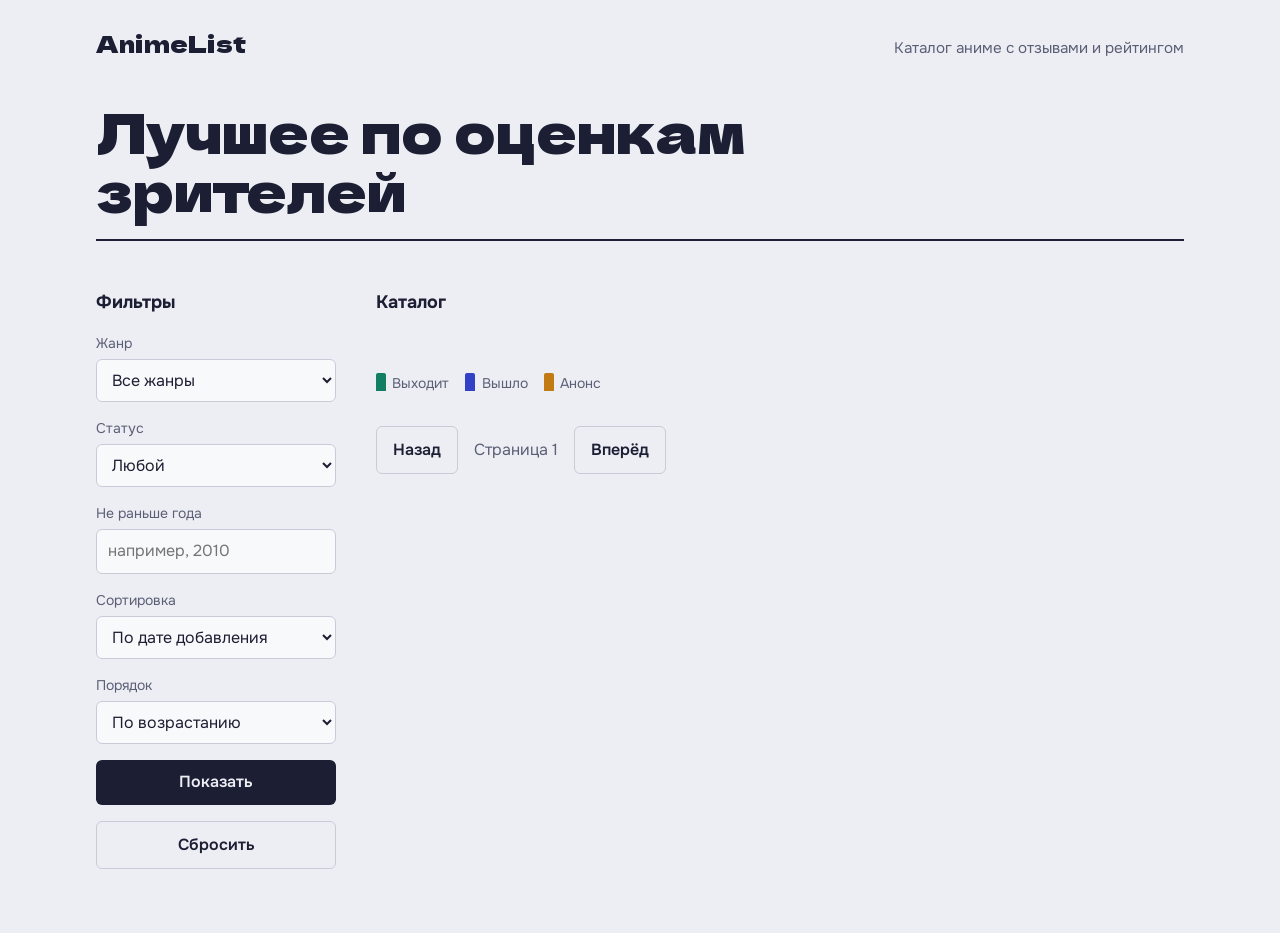
<file: frontend/index.html>
<!doctype html>
<html lang="ru">
<head>
  <meta charset="utf-8">
  <meta name="viewport" content="width=device-width, initial-scale=1">
  <title>AnimeList — каталог</title>
  <link rel="preconnect" href="https://fonts.googleapis.com">
  <link rel="preconnect" href="https://fonts.gstatic.com" crossorigin>
  <link href="https://fonts.googleapis.com/css2?family=Dela+Gothic+One&family=Onest:wght@400;600;700&display=swap" rel="stylesheet">
  <link rel="stylesheet" href="styles.css">
</head>
<body>
  <header class="site-header">
    <a class="logo" href="index.html">AnimeList</a>
    <p>Каталог аниме с отзывами и рейтингом</p>
  </header>

  <!-- Топ: заполняется из GET /anime/top -->
  <section class="top" aria-labelledby="top-title">
    <h1 id="top-title">Лучшее по оценкам зрителей</h1>
    <ol class="top-list" id="top-list"></ol>
  </section>

  <main class="catalog">
    <!-- Фильтры: значения уходят в query-параметры GET /anime -->
    <form class="filters" id="filters">
      <h2>Фильтры</h2>

      <div class="field">
        <label for="genre">Жанр</label>
        <!-- опции заполняются из GET /genres -->
        <select id="genre" name="genre">
          <option value="">Все жанры</option>
        </select>
      </div>

      <div class="field">
        <label for="status">Статус</label>
        <select id="status" name="status">
          <option value="">Любой</option>
          <option value="ongoing">Выходит</option>
          <option value="finished">Вышло</option>
          <option value="announced">Анонс</option>
        </select>
      </div>

      <div class="field">
        <label for="min_year">Не раньше года</label>
        <input id="min_year" name="min_year" type="number" min="1960" max="2030" placeholder="например, 2010">
      </div>

      <div class="field">
        <label for="sort_by">Сортировка</label>
        <select id="sort_by" name="sort_by">
          <option value="id">По дате добавления</option>
          <option value="year">По году</option>
          <option value="title">По названию</option>
        </select>
      </div>

      <div class="field">
        <label for="order">Порядок</label>
        <select id="order" name="order_by">
          <option value="ASC">По возрастанию</option>
          <option value="DESC">По убыванию</option>
        </select>
      </div>

      <button class="button" type="submit">Показать</button>
      <button class="button button-quiet" type="reset">Сбросить</button>
    </form>

    <section class="shelf" aria-labelledby="shelf-title">
      <div class="shelf-head">
        <h2 id="shelf-title">Каталог</h2>
        <!-- сюда пишешь «Найдено: N» / «Загрузка…» / текст ошибки -->
        <p class="list-status" id="list-status" aria-live="polite"></p>
      </div>

      <!-- Корешки: заполняются из GET /anime по шаблону #anime-card -->
      <ul class="shelf-grid" id="anime-list"></ul>

      <!-- Показывай, когда список пустой (скрыт по умолчанию) -->
      <p class="empty" id="empty" hidden>По этим фильтрам ничего не нашлось. Попробуйте убрать жанр или год.</p>

      <ul class="legend" aria-label="Цвет корешка">
        <li style="--c: var(--ongoing)">Выходит</li>
        <li style="--c: var(--finished)">Вышло</li>
        <li style="--c: var(--announced)">Анонс</li>
      </ul>

      <nav class="pager" aria-label="Страницы">
        <button class="button button-quiet" id="prev-page" type="button">Назад</button>
        <span class="page-number" id="page-number">Страница 1</span>
        <button class="button button-quiet" id="next-page" type="button">Вперёд</button>
      </nav>
    </section>
  </main>

  <!-- ШАБЛОНЫ: клонируй через template.content.cloneNode(true) и заполняй -->

  <!-- Корешок аниме. data-status = ongoing | finished | announced (от него цвет) -->
  <template id="anime-card">
    <li class="spine" data-status="finished">
      <a class="spine-link" href="anime.html?id=">
        <span class="spine-year"></span>
        <span class="spine-title"></span>
        <span class="spine-status"></span>
      </a>
    </li>
  </template>

  <!-- Строка топа. Номер места ставится сам через CSS -->
  <template id="top-item">
    <li class="top-item">
      <a href="anime.html?id=">
        <span class="top-score"></span>
        <span class="top-title"></span>
        <span class="top-count"></span>
      </a>
    </li>
  </template>

  <script src="app.js"></script>
</body>
</html>
</file>
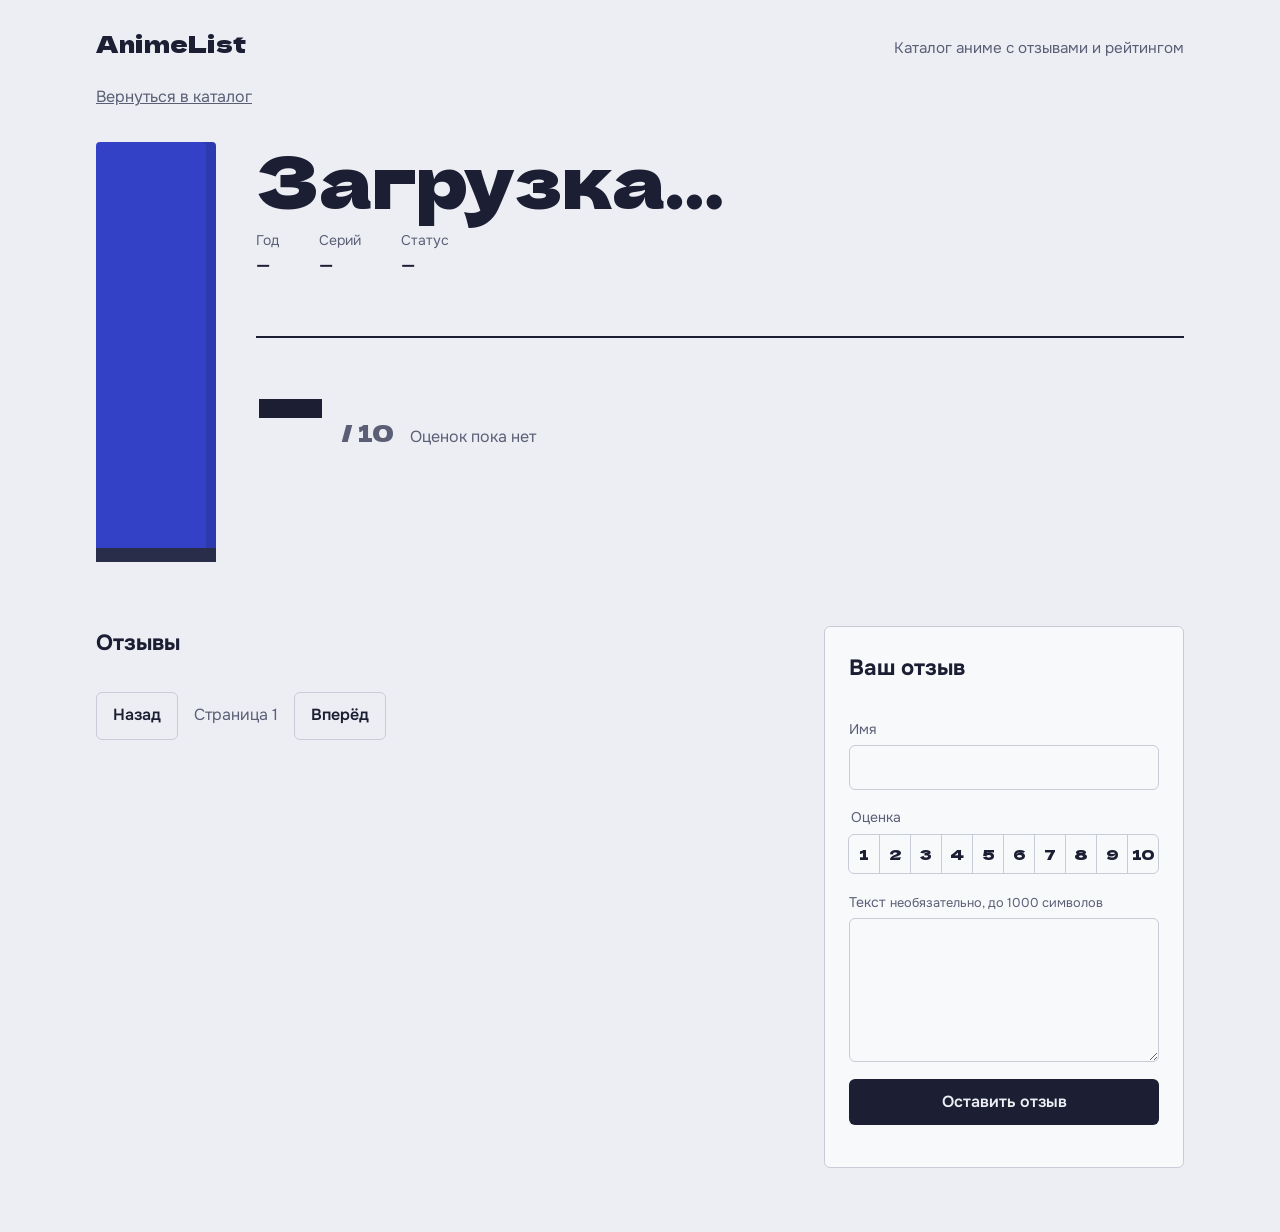
<file: frontend/anime.html>
<!doctype html>
<html lang="ru">
<head>
  <meta charset="utf-8">
  <meta name="viewport" content="width=device-width, initial-scale=1">
  <title>AnimeList — аниме</title>
  <link rel="preconnect" href="https://fonts.googleapis.com">
  <link rel="preconnect" href="https://fonts.gstatic.com" crossorigin>
  <link href="https://fonts.googleapis.com/css2?family=Dela+Gothic+One&family=Onest:wght@400;600;700&display=swap" rel="stylesheet">
  <link rel="stylesheet" href="styles.css">
</head>
<body>
  <header class="site-header">
    <a class="logo" href="index.html">AnimeList</a>
    <p>Каталог аниме с отзывами и рейтингом</p>
  </header>

  <main class="detail">
    <a class="back" href="index.html">Вернуться в каталог</a>

    <!-- Показывай вместо #anime, если API вернул 404 -->
    <section class="page-error" id="page-error" hidden>
      <h1>Такого аниме нет в каталоге</h1>
      <p>Возможно, его удалили. <a href="index.html">Открыть каталог</a></p>
    </section>

    <!-- Данные из GET /anime/{id} -->
    <article class="anime" id="anime">
      <!-- data-status задаёт цвет корешка -->
      <div class="cover" id="cover" data-status="finished" aria-hidden="true">
        <span id="cover-title"></span>
      </div>

      <div>
        <h1 id="title">Загрузка…</h1>

        <dl class="facts">
          <div><dt>Год</dt><dd id="year">—</dd></div>
          <div><dt>Серий</dt><dd id="episodes">—</dd></div>
          <div><dt>Статус</dt><dd id="status">—</dd></div>
        </dl>

        <!-- li на каждый жанр из поля genres -->
        <ul class="genres" id="genres" aria-label="Жанры"></ul>

        <!-- Данные из GET /anime/{id}/rating -->
        <div class="rating">
          <span class="rating-score" id="rating-score">—</span>
          <span class="rating-scale">/ 10</span>
          <span class="rating-count" id="rating-count">Оценок пока нет</span>
        </div>
      </div>
    </article>

    <div class="reviews-layout">
      <!-- Данные из GET /anime/{id}/reviews -->
      <section aria-labelledby="reviews-title">
        <h2 id="reviews-title">Отзывы</h2>
        <ul class="review-list" id="review-list"></ul>
        <p class="empty" id="reviews-empty" hidden>Отзывов пока нет. Оставьте первый.</p>

        <nav class="pager" aria-label="Страницы отзывов">
          <button class="button button-quiet" id="reviews-prev" type="button">Назад</button>
          <span class="page-number" id="reviews-page">Страница 1</span>
          <button class="button button-quiet" id="reviews-next" type="button">Вперёд</button>
        </nav>
      </section>

      <!-- Отправка в POST /anime/{id}/reviews -->
      <form class="review-form" id="review-form" novalidate>
        <h2>Ваш отзыв</h2>

        <div class="field">
          <label for="author">Имя</label>
          <input id="author" name="author" maxlength="50" required autocomplete="nickname">
        </div>

        <fieldset class="score-scale field">
          <legend>Оценка</legend>
          <div class="score-options">
            <label><input type="radio" name="score" value="1"><span>1</span></label>
            <label><input type="radio" name="score" value="2"><span>2</span></label>
            <label><input type="radio" name="score" value="3"><span>3</span></label>
            <label><input type="radio" name="score" value="4"><span>4</span></label>
            <label><input type="radio" name="score" value="5"><span>5</span></label>
            <label><input type="radio" name="score" value="6"><span>6</span></label>
            <label><input type="radio" name="score" value="7"><span>7</span></label>
            <label><input type="radio" name="score" value="8"><span>8</span></label>
            <label><input type="radio" name="score" value="9"><span>9</span></label>
            <label><input type="radio" name="score" value="10"><span>10</span></label>
          </div>
        </fieldset>

        <div class="field">
          <label for="text">Текст <span class="hint">необязательно, до 1000 символов</span></label>
          <textarea id="text" name="text" rows="5" maxlength="1000"></textarea>
        </div>

        <button class="button" type="submit">Оставить отзыв</button>

        <!-- data-type="error" — красный, data-type="success" — зелёный -->
        <p class="form-message" id="form-message" aria-live="polite"></p>
      </form>
    </div>
  </main>

  <!-- ШАБЛОН отзыва -->
  <template id="review-item">
    <li class="review">
      <span class="review-score"></span>
      <div>
        <p class="review-author"></p>
        <p class="review-text"></p>
      </div>
    </li>
  </template>

  <script src="anime.js"></script>
</body>
</html>
</file>
<file: frontend/styles.css>
/* AnimeList — каталог как книжная полка: каждое аниме — корешок томика */

:root {
  --paper: #eceef3;
  --surface: #f8f9fb;
  --ink: #1c1e33;
  --muted: #5b5f76;
  --line: #c8ccd8;
  --shelf: #2a2d4a;

  /* цвета корешков по статусу */
  --finished: #3341c7;
  --ongoing: #137f62;
  --announced: #c27a12;

  --danger: #b3261e;
  --ok: #137f62;

  --font-display: "Dela Gothic One", "Arial Black", sans-serif;
  --font-body: "Onest", system-ui, sans-serif;

  --radius: 6px;
}

@media (prefers-color-scheme: dark) {
  :root:not([data-theme="light"]) {
    --paper: #15172a;
    --surface: #1e2138;
    --ink: #e8eaf3;
    --muted: #a3a7bf;
    --line: #353956;
    --shelf: #4a4f78;
    --finished: #6874ff;
    --ongoing: #2fb68f;
    --announced: #e5a240;
    --danger: #ff7a70;
    --ok: #2fb68f;
  }
}

*,
*::before,
*::after {
  box-sizing: border-box;
}

body {
  margin: 0;
  background: var(--paper);
  color: var(--ink);
  font-family: var(--font-body);
  font-size: 1rem;
  line-height: 1.55;
}

a {
  color: inherit;
}

:focus-visible {
  outline: 3px solid var(--finished);
  outline-offset: 3px;
}

.visually-hidden {
  position: absolute;
  width: 1px;
  height: 1px;
  overflow: hidden;
  clip: rect(0 0 0 0);
  white-space: nowrap;
}

/* ---------- шапка ---------- */

.site-header {
  display: flex;
  align-items: baseline;
  justify-content: space-between;
  gap: 1rem;
  max-width: 1120px;
  margin: 0 auto;
  padding: 1.5rem 1rem 0;
}

.logo {
  font-family: var(--font-display);
  font-size: 1.5rem;
  letter-spacing: 0.01em;
  text-decoration: none;
}

.site-header p {
  margin: 0;
  color: var(--muted);
  font-size: 0.95rem;
}

/* ---------- топ ---------- */

.top {
  max-width: 1120px;
  margin: 0 auto;
  padding: 2.5rem 1rem 1rem;
}

.top h1 {
  margin: 0 0 1.25rem;
  font-family: var(--font-display);
  font-size: clamp(2rem, 6vw, 3.5rem);
  font-weight: 400;
  line-height: 1.05;
  max-width: 14ch;
}

.top-list {
  display: grid;
  grid-template-columns: repeat(auto-fit, minmax(200px, 1fr));
  gap: 0;
  margin: 0;
  padding: 0;
  list-style: none;
  border-top: 2px solid var(--ink);
  counter-reset: rank;
}

.top-item {
  counter-increment: rank;
  border-bottom: 1px solid var(--line);
}

.top-item a {
  display: grid;
  grid-template-columns: auto 1fr;
  grid-template-areas:
    "rank score"
    "rank title"
    "rank count";
  column-gap: 0.75rem;
  padding: 1rem 0.75rem 1rem 0;
  text-decoration: none;
}

.top-item a::before {
  content: counter(rank);
  grid-area: rank;
  font-family: var(--font-display);
  font-size: 1rem;
  color: var(--muted);
  padding-top: 0.35rem;
}

.top-score {
  grid-area: score;
  font-family: var(--font-display);
  font-size: 2.25rem;
  line-height: 1;
}

.top-title {
  grid-area: title;
  font-weight: 600;
}

.top-count {
  grid-area: count;
  color: var(--muted);
  font-size: 0.875rem;
}

.top-item a:hover .top-title {
  text-decoration: underline;
}

/* ---------- каталог ---------- */

.catalog {
  display: grid;
  grid-template-columns: 240px 1fr;
  gap: 2.5rem;
  max-width: 1120px;
  margin: 0 auto;
  padding: 2rem 1rem 4rem;
}

.filters {
  display: flex;
  flex-direction: column;
  gap: 1rem;
  align-self: start;
  position: sticky;
  top: 1rem;
}

.filters h2,
.shelf h2 {
  margin: 0;
  font-size: 1.125rem;
  font-weight: 700;
}

.field {
  display: flex;
  flex-direction: column;
  gap: 0.3rem;
}

.field label,
.field legend {
  font-size: 0.875rem;
  color: var(--muted);
}

input,
select,
textarea {
  font: inherit;
  color: var(--ink);
  background: var(--surface);
  border: 1px solid var(--line);
  border-radius: var(--radius);
  padding: 0.55rem 0.7rem;
  width: 100%;
}

input:focus,
select:focus,
textarea:focus {
  border-color: var(--finished);
}

.button {
  font: inherit;
  font-weight: 600;
  color: var(--paper);
  background: var(--ink);
  border: 0;
  border-radius: var(--radius);
  padding: 0.65rem 1rem;
  cursor: pointer;
}

.button:hover {
  background: var(--finished);
}

.button:disabled {
  opacity: 0.4;
  cursor: not-allowed;
  background: var(--ink);
}

.button-quiet {
  color: var(--ink);
  background: transparent;
  border: 1px solid var(--line);
}

.button-quiet:hover {
  color: var(--paper);
}

/* ---------- полка с корешками ---------- */

.shelf-head {
  display: flex;
  justify-content: space-between;
  align-items: baseline;
  gap: 1rem;
  margin-bottom: 1.5rem;
}

.list-status {
  margin: 0;
  color: var(--muted);
  font-size: 0.95rem;
}

.shelf-grid {
  display: flex;
  flex-wrap: wrap;
  align-items: flex-end;
  gap: 1.75rem 0;
  margin: 0;
  padding: 0;
  list-style: none;
}

.spine {
  --spine-color: var(--finished);
  height: 250px;
  width: 72px;
  padding: 0 4px;
  /* доска полки: у соседних корешков сливается в одну линию */
  border-bottom: 10px solid var(--shelf);
}

.spine[data-status="ongoing"] {
  --spine-color: var(--ongoing);
}

.spine[data-status="announced"] {
  --spine-color: var(--announced);
}

/* разная высота томиков, как на настоящей полке */
.spine:nth-child(3n + 1) {
  height: 226px;
}

.spine:nth-child(4n + 2) {
  height: 266px;
  width: 80px;
}

.spine-link {
  display: flex;
  flex-direction: column;
  align-items: center;
  height: 100%;
  padding: 0.75rem 0 0.6rem;
  background: var(--spine-color);
  color: #fff;
  border-radius: 3px 3px 0 0;
  text-decoration: none;
  box-shadow: inset -6px 0 0 rgb(0 0 0 / 0.12), inset 2px 0 0 rgb(255 255 255 / 0.15);
  transition: transform 160ms ease-out;
}

/* корешок «вытаскивают» с полки */
.spine-link:hover,
.spine-link:focus-visible {
  transform: translateY(-14px);
}

.spine-year {
  font-family: var(--font-display);
  font-size: 0.75rem;
  opacity: 0.85;
}

.spine-title {
  flex: 1;
  margin: 0.6rem 0;
  writing-mode: vertical-rl;
  font-family: var(--font-display);
  font-size: 1rem;
  line-height: 1.1;
  overflow: hidden;
  text-overflow: ellipsis;
  white-space: nowrap;
}

.spine-status {
  font-size: 0.7rem;
  opacity: 0.9;
  writing-mode: vertical-rl;
}

.legend {
  display: flex;
  flex-wrap: wrap;
  gap: 1rem;
  margin: 2rem 0 0;
  padding: 0;
  list-style: none;
  font-size: 0.875rem;
  color: var(--muted);
}

.legend li::before {
  content: "";
  display: inline-block;
  width: 10px;
  height: 18px;
  margin-right: 0.4rem;
  vertical-align: -3px;
  border-radius: 2px 2px 0 0;
  background: var(--c);
}

.pager {
  display: flex;
  align-items: center;
  gap: 1rem;
  margin-top: 2rem;
}

.page-number {
  color: var(--muted);
}

.empty {
  padding: 3rem 1rem;
  border: 1px dashed var(--line);
  border-radius: var(--radius);
  color: var(--muted);
  text-align: center;
}

/* ---------- страница аниме ---------- */

.detail {
  max-width: 1120px;
  margin: 0 auto;
  padding: 1.5rem 1rem 4rem;
}

.back {
  display: inline-block;
  margin-bottom: 2rem;
  color: var(--muted);
}

.anime {
  display: grid;
  grid-template-columns: 120px 1fr;
  gap: 2.5rem;
  align-items: start;
}

.cover {
  --spine-color: var(--finished);
  display: flex;
  justify-content: center;
  height: 420px;
  padding: 1.5rem 0;
  background: var(--spine-color);
  color: #fff;
  border-radius: 4px 4px 0 0;
  border-bottom: 14px solid var(--shelf);
  box-shadow: inset -10px 0 0 rgb(0 0 0 / 0.12);
}

.cover[data-status="ongoing"] {
  --spine-color: var(--ongoing);
}

.cover[data-status="announced"] {
  --spine-color: var(--announced);
}

.cover span {
  writing-mode: vertical-rl;
  font-family: var(--font-display);
  font-size: 1.75rem;
  line-height: 1;
  overflow: hidden;
}

.anime h1 {
  margin: 0 0 1rem;
  font-family: var(--font-display);
  font-weight: 400;
  font-size: clamp(2.25rem, 7vw, 4.5rem);
  line-height: 1;
}

.facts {
  display: flex;
  flex-wrap: wrap;
  gap: 0.5rem 2.5rem;
  margin: 0 0 1.5rem;
}

.facts div {
  display: flex;
  flex-direction: column;
}

.facts dt {
  font-size: 0.875rem;
  color: var(--muted);
}

.facts dd {
  margin: 0;
  font-weight: 600;
  font-size: 1.125rem;
}

.genres {
  display: flex;
  flex-wrap: wrap;
  gap: 0.5rem;
  margin: 0 0 2rem;
  padding: 0;
  list-style: none;
}

.genres li {
  padding: 0.25rem 0.75rem;
  border: 1px solid var(--ink);
  border-radius: 999px;
  font-size: 0.9rem;
}

.rating {
  display: flex;
  align-items: baseline;
  gap: 1rem;
  padding-top: 1.25rem;
  border-top: 2px solid var(--ink);
}

.rating-score {
  font-family: var(--font-display);
  font-size: clamp(3.5rem, 10vw, 6rem);
  line-height: 0.9;
}

.rating-scale {
  font-family: var(--font-display);
  color: var(--muted);
  font-size: 1.5rem;
}

.rating-count {
  color: var(--muted);
}

.reviews-layout {
  display: grid;
  grid-template-columns: 1fr 360px;
  gap: 3rem;
  margin-top: 4rem;
}

.reviews-layout h2 {
  margin: 0 0 1rem;
  font-size: 1.375rem;
}

.review-list {
  margin: 0;
  padding: 0;
  list-style: none;
}

.review {
  display: grid;
  grid-template-columns: 3.5rem 1fr;
  gap: 1rem;
  padding: 1.25rem 0;
  border-top: 1px solid var(--line);
}

.review-score {
  font-family: var(--font-display);
  font-size: 2rem;
  line-height: 1;
}

.review-author {
  margin: 0;
  font-weight: 700;
}

.review-text {
  margin: 0.25rem 0 0;
  max-width: 65ch;
}

.review-text:empty {
  display: none;
}

/* форма отзыва */

.review-form {
  display: flex;
  flex-direction: column;
  gap: 1.1rem;
  padding: 1.5rem;
  background: var(--surface);
  border: 1px solid var(--line);
  border-radius: var(--radius);
  align-self: start;
}

.score-scale {
  border: 0;
  margin: 0;
  padding: 0;
}

.score-options {
  display: grid;
  grid-template-columns: repeat(10, 1fr);
  margin-top: 0.3rem;
}

.score-options label {
  position: relative;
}

.score-options input {
  position: absolute;
  opacity: 0;
  inset: 0;
}

.score-options span {
  display: block;
  padding: 0.5rem 0;
  text-align: center;
  font-family: var(--font-display);
  font-size: 0.9rem;
  border: 1px solid var(--line);
  margin-left: -1px;
  cursor: pointer;
  color: var(--ink);
}

.score-options label:first-child span {
  border-radius: var(--radius) 0 0 var(--radius);
}

.score-options label:last-child span {
  border-radius: 0 var(--radius) var(--radius) 0;
}

.score-options input:checked + span {
  background: var(--ink);
  color: var(--paper);
  border-color: var(--ink);
}

.score-options input:focus-visible + span {
  outline: 3px solid var(--finished);
  outline-offset: 1px;
  position: relative;
  z-index: 1;
}

.hint {
  font-size: 0.8rem;
  color: var(--muted);
}

.form-message {
  margin: 0;
  font-size: 0.95rem;
}

.form-message[data-type="error"] {
  color: var(--danger);
}

.form-message[data-type="success"] {
  color: var(--ok);
}

.page-error {
  padding: 4rem 1rem;
  text-align: center;
}

.page-error h1 {
  font-family: var(--font-display);
  font-weight: 400;
  font-size: 2.5rem;
  margin: 0 0 1rem;
}

/* ---------- адаптив ---------- */

@media (max-width: 860px) {
  .catalog,
  .reviews-layout {
    grid-template-columns: 1fr;
  }

  .filters {
    position: static;
  }

  .anime {
    grid-template-columns: 1fr;
  }

  .cover {
    height: 14px;
    padding: 0;
    border-bottom-width: 6px;
  }

  .cover span {
    display: none;
  }
}

@media (prefers-reduced-motion: reduce) {
  .spine-link {
    transition: none;
  }
}
</file>
